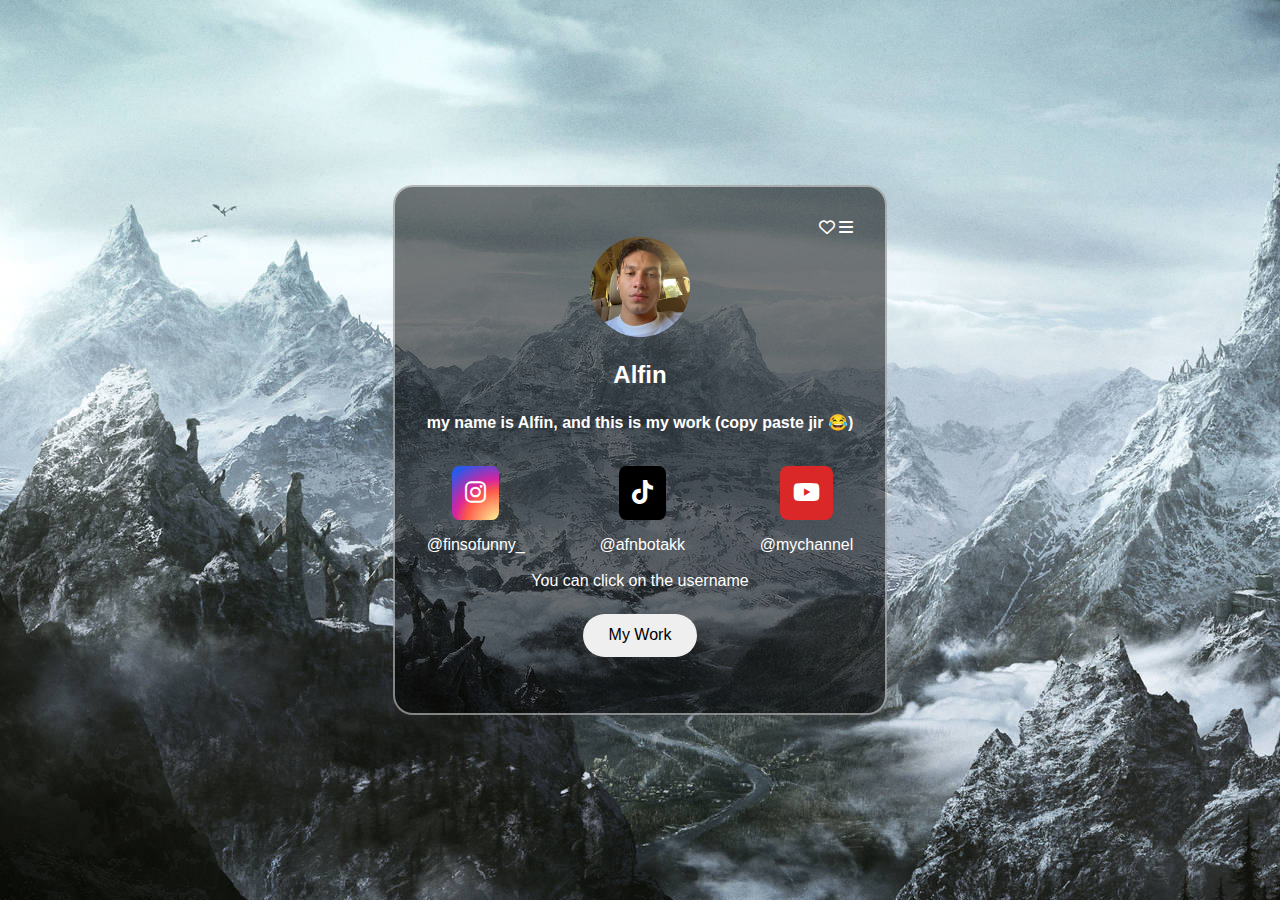
<file: index.html>
<!DOCTYPE html>
 <html lamg="en">
    <head>
        <meta charset="UTF-8">
        <meta name="viemport" content="width=device-widht, intial-scale=1.0"> 
        <title>ID CARD</title>
        <link rel="stylesheet" href="styles.css">
        <link rel="stylesheet" href="https://cdnjs.cloudflare.com/ajax/libs/font-awesome/6.2.1/css/all.min.css">
        <link rel="icon" href="">
    </head>
<body>
    <div class="card-container">
        <div class="card-top-navigation">
            <li><i class="fa-solid ta-arrow-left"></i></li>
            <ul>
                <i id="heart" class="fa-regular fa-heart"></i>
                <i class="fa-solid fa-bars"></i>
            </ul>
        </div>

        <div class="user-image"><img src="pp2.jpg" alt=" "> </div>
        <h2 class="user-name"> Alfin</h2>
        <p class="about-user">
            <b>my name is Alfin, and this is my work (copy paste jir 😂)</b>
        </p>
        <br>    
        <div class="social-container">
            <div class="social-item">
                <li class="instagram">
                    <i class="fa-brands fa-instagram"></i>
                </li>
                <span class="followers"></span>
                <span class="followers"><a href="https://www.instagram.com/finsofunny_/"> @finsofunny_ </a></span>
            </div>

            <div class="social-item">
                <li class="tiktok">
                    <i class="fa-brands fa-tiktok"></i>
                </li>
                <span class="followers"></span>
                <span class="followers"><a href="https://www.tiktok.com/@afnbotakk"> @afnbotakk </a></span>
            </div>

            <div class="social-item">
                <li class="youtube">
                    <i class="fa-brands fa-youtube"></i>
                </li>
                <span class="subscribers"></span>
                <span class="subscribers"><a href=""> @mychannel</a></span>
            </div>
        </div>
        <br>
        <center>You can click on the username</center>
        <button class="about-me" onclick="window.location.href='MyWork/index.html'">My Work</button>
    </div>
    <script src="script.js"></script>
</body>
 </html>
</file>
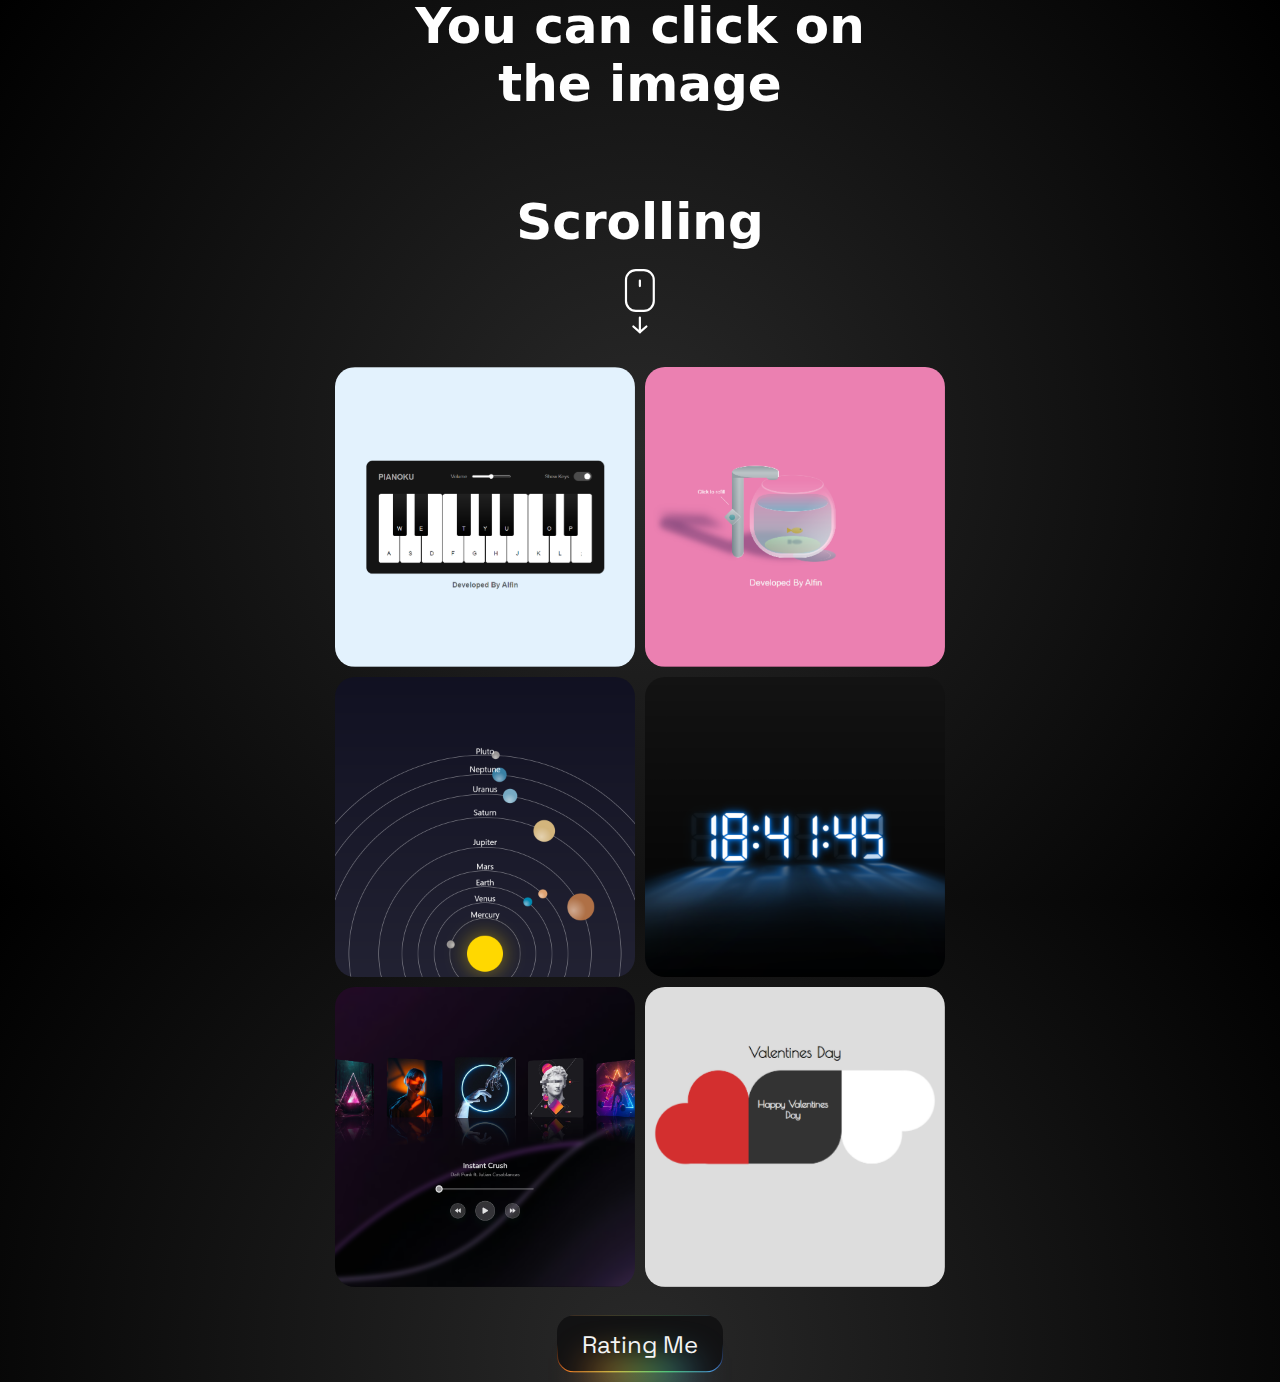
<file: MyWork/index.html>
<!DOCTYPE html>
<html lang="en" >
<head>
  <meta charset="UTF-8">
  <title>MY WORK</title>
  <link rel="stylesheet" href="./style.css">

</head>
<body>
<div class="header">
  <h2>You can click on the image</h2>
  <h2>Scrolling</h2>
  <svg
    class="scroll-icon"
    id="fi_7663989"
    viewBox="0 0 91 91"
    fill="currentColor"
    xmlns="http://www.w3.org/2000/svg"
    data-name="Layer 1"
  >
    <path
      d="m45.33 90a1.5 1.5 0 0 1 -1.5-1.5v-20.3a1.5 1.5 0 0 1 3 0v20.26a1.5 1.5 0 0 1 -1.5 1.54z"
    ></path>
    <path
      d="m45.33 90a1.5 1.5 0 0 1 -1-.38l-9-7.88a1.5 1.5 0 1 1 2-2.25l9 7.88a1.49 1.49 0 0 1 .15 2.11 1.52 1.52 0 0 1 -1.15.52z"
    ></path>
    <path
      d="m45.33 90a1.5 1.5 0 0 1 -1-2.63l9-7.88a1.5 1.5 0 1 1 2 2.25l-9 7.88a1.47 1.47 0 0 1 -1 .38z"
    ></path>
    <path
      d="m50.86 60.73h-11.07a15.13 15.13 0 0 1 -15.11-15.11v-29a15.13 15.13 0 0 1 15.11-15.16h11.07a15.12 15.12 0 0 1 15.14 15.11v29.05a15.12 15.12 0 0 1 -15.14 15.11zm-11.07-56.27a12.12 12.12 0 0 0 -12.11 12.11v29.05a12.13 12.13 0 0 0 12.11 12.11h11.07a12.12 12.12 0 0 0 12.14-12.11v-29a12.12 12.12 0 0 0 -12.14-12.16z"
    ></path>
    <path
      d="m45.33 26.37a1.5 1.5 0 0 1 -1.5-1.5v-7.53a1.5 1.5 0 0 1 3 0v7.53a1.5 1.5 0 0 1 -1.5 1.5z"
    ></path>
  </svg>
</div>
<div class="cards">
  <div class="card">
    <a href="PianoKu/index.html">
    <div class="card__image-wrapper">
      <img class="card__image" src="piano.png" alt="PianoKu"/>
    </div>
    </a>
  </div>

  <div class="card">
    <a href="AkuariumKu/index.html">
    <div class="card__image-wrapper">
      <img class="card__image" src="akuarium.png" alt="akuarium"/>
    </div>
  </a>
  </div>

  <div class="card">
    <a href="SolarSystem/index.html">
    <div class="card__image-wrapper">
      <img class="card__image" src="solarsystem.png" alt="solarsystem"/>
    </div>
    </a>
  </div>

  <div class="card">
    <a href="JamKu/index.html">
    <div class="card__image-wrapper">
      <img class="card__image" src="jam.png" alt="jamku"/>
    </div>
    </a>
  </div>

  <div class="card">
    <a href="MusikKu/index.html">
    <div class="card__image-wrapper">
      <img class="card__image" src="musik.png" alt="musik"/>
    </div>
    </a>
  </div>

  <div class="card">
    <a href="ValentineDay/index.html">
    <div class="card__image-wrapper">
      <img class="card__image" src="valentine.png" alt="valentine"/>
    </div>
    </a>
  </div>
</div>
<div class="space"></div>
  <script  src="./script.js"></script>

</body>
</html>




<!DOCTYPE html>
<html lang="en">
<head>
    <meta charset="UTF-8">
    <meta name="viewport" content="width=device-width, initial-scale=1.0">
    <link rel="stylesheet" href="./buttonstyle.css">
    <title>Fancy Glowing Button</title>
</head>
<body>
<a href="ratingme/index.html">
  <button>Rating Me</button>
</a>
</body>
</html>
</file>
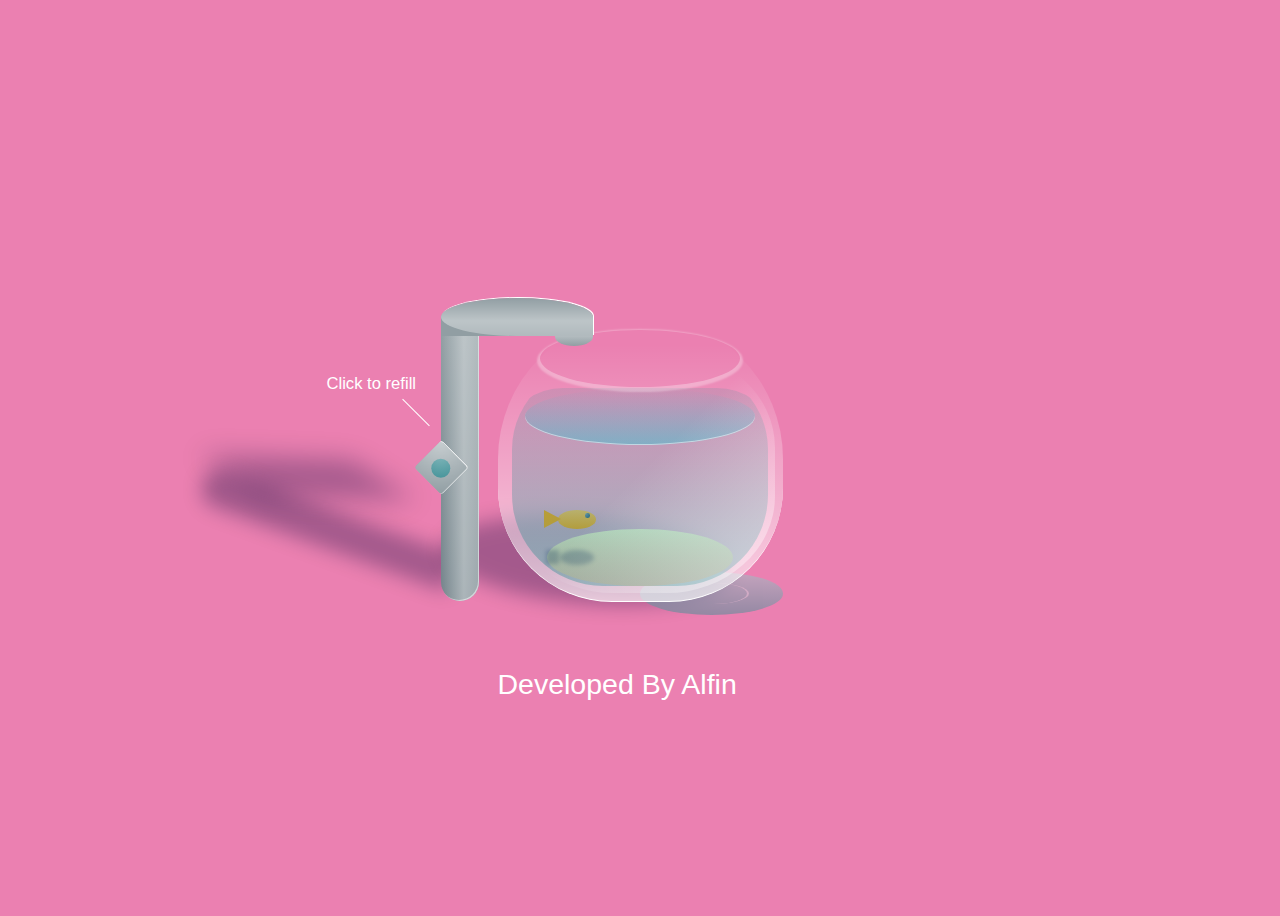
<file: MyWork/AkuariumKu/index.html>
<!DOCTYPE html>
<html lang="en" >
<head>
  <meta charset="UTF-8">
  <title>AkuariumKu</title>
  <link rel="stylesheet" href="./styles.css">

</head>
<body>
<div id="fishbowl" class="fishbowl">
	<div class="fishbowl__pool"></div>
	<div class="fishbowl__background"></div>
	<div class="fishbowl__bottom"></div>
	<div class="fishbowl__decoration">
	<div class="fishbowl_seaweed fishbowl_seaweed--1"></div>
	<div class="fishbowl_seaweed fishbowl_seaweed--2"></div>
	<div class="fishbowl_seaweed fishbowl_seaweed--3"></div>
	</div>
	<div class="fishbowl__water">
		<div id="fish" class="fishbowl__fish">
			<div class="fishbowl__fish-tail"></div>

		</div>
		<div class="fishbowl__water-color"></div>

	</div>
	<div class="fishbowl__top"></div>
	<div id="tap" class="fishbowl__tap">
		<div class="fishbowl__tap-base"></div>
		<div class="fishbowl__tap-handle"></div>
		<div class="fishbowl__tap-stream"></div>
		<div class="fishbowl__tap-end"></div>
		<div class="fishbowl__tap-head"></div>
		<div class="fishbowl__tap-text">Click to refill</div>
	</div>
	<div class="foorer">
		<footer>Developed By Alfin</footer>
	</div>
</div>
  <script  src="./script.js"></script>
</body>
</html>
</file>
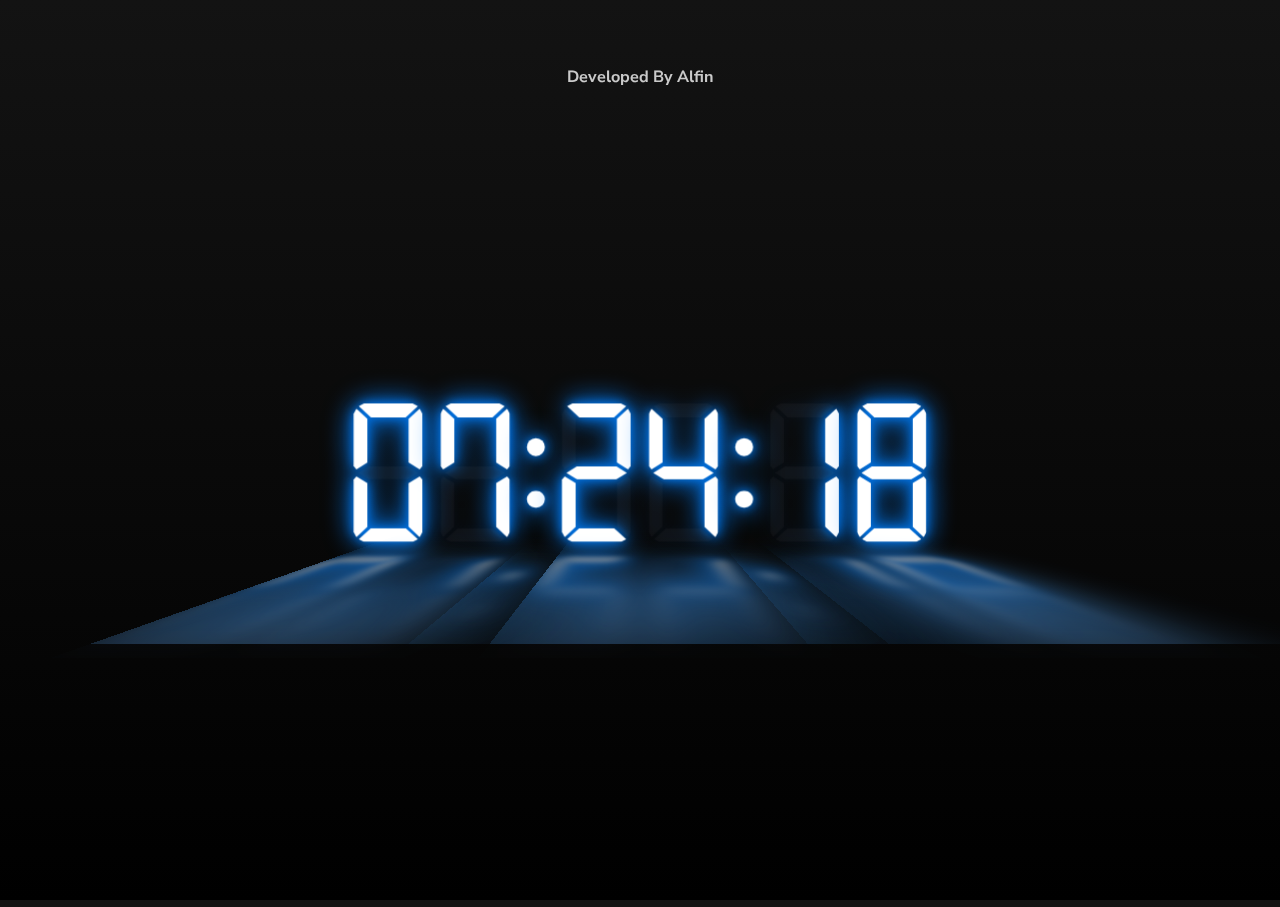
<file: MyWork/JamKu/index.html>
<!DOCTYPE html>
<html lang="en" >
<head>
  <header><h2>Developed By Alfin</h2></header>
  <meta charset="UTF-8">
  <title>JamKu</title>
  <link href="https://fonts.googleapis.com/css2?family=Nunito+Sans:ital,wght@0,300;0,400;0,600;0,700;1,400&display=swap" rel="stylesheet">

<link href="https://assets.codepen.io/2509128/style.css" rel="stylesheet">

<style>
*, *::before, *::after {
  font-family: inherit;
  box-sizing: inherit;
  margin: 0;
  padding: 0;
}

html {
  box-sizing: border-box;
  font-family: 'Nunito Sans', sans-serif;
  font-size: 62.5%;
}

html body {
  font-size: 1.6rem;
  margin: 0;
  height: 100vh;
  overflow: hidden;
  display: flex;
  flex-direction: column;
  align-items: center;
  justify-content: center;
}

ul {
  list-style: none;
}

a, a:link, a:visited {
  text-decoration: none;
}
</style><link rel="stylesheet" href="./style.css">

</head>
<body>
<div class="wrapper">
	<main></main>		
</div>
  <script  src="./script.js"></script>

</body>
</html>
</file>
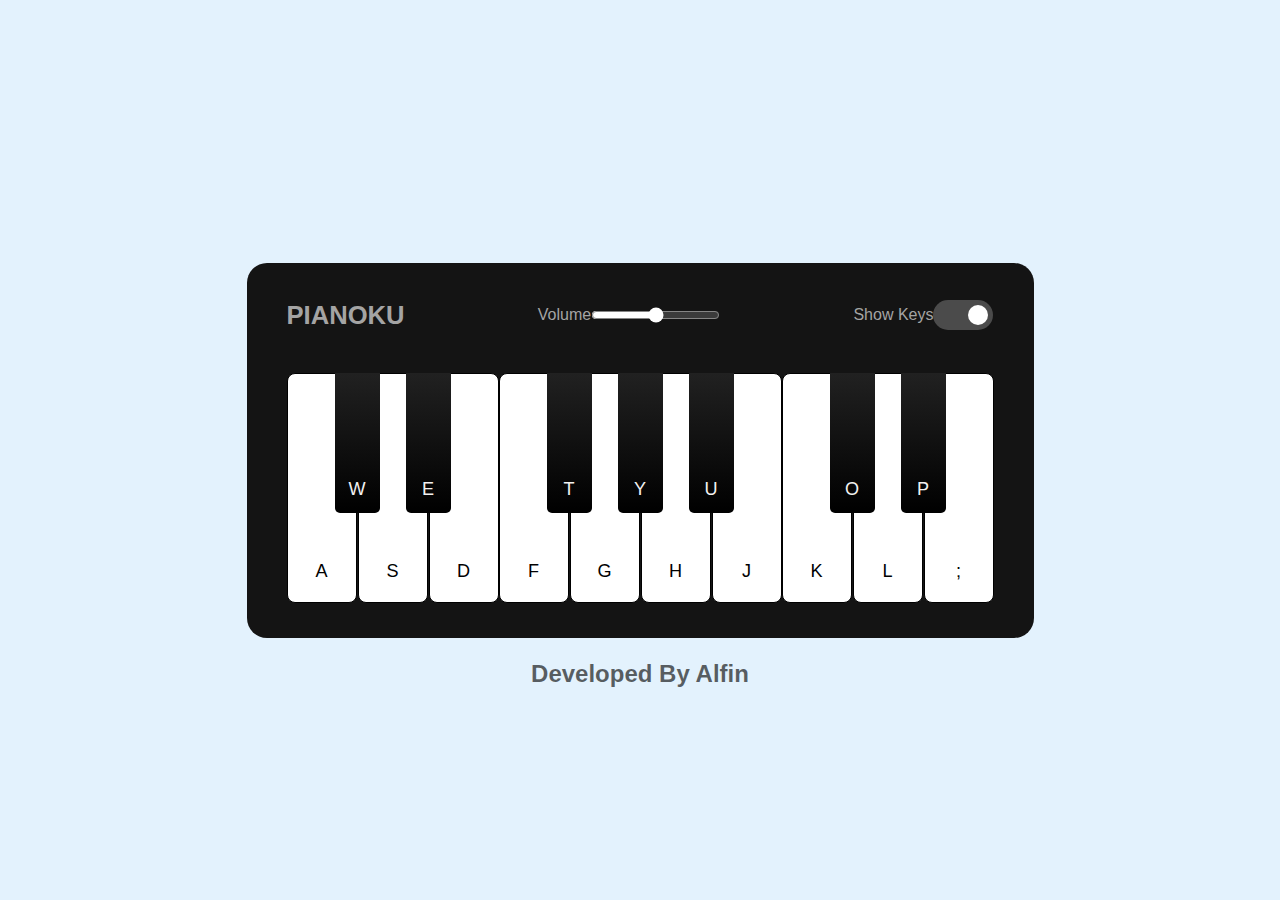
<file: MyWork/PianoKu/index.html>
<!DOCTYPE html>
<head>
    <meta charset="UTF-8">
    <meta name="viemport" content="width=device-widht, intial-scale=1.0"> 
    <title>PIANOKU</title>
    <link rel="stylesheet" href="styles.css">
    <script src="script.js" defer></script>
</head>

<body>
<div class="wrapper">
    <header>
    <h2>PIANOKUㅤ</h2>
    <div class="column volume-slider">
    <span>Volumeㅤ</span><input type="range" min="0" max="1" value="0.5" step="any">
    </div>
    <div class="column keys-checkbox">
    <span>ㅤShow Keysㅤ</span><input type="checkbox" checked>
    </div>
    </header>
<ul class="piano-keys">
    <li class="key white" data-key="a"><span>a</span></li>
    <li class="key black" data-key="w"><span>w</span></li>
    <li class="key white" data-key="s"><span>s</span></li>
    <li class="key black" data-key="e"><span>e</span></li>
    <li class="key white" data-key="d"><span>d</span></li>
    <li class="key white" data-key="f"><span>f</span></li>
    <li class="key black" data-key="t"><span>t</span></li>
    <li class="key white" data-key="g"><span>g</span></li>
    <li class="key black" data-key="y"><span>y</span></li>
    <li class="key white" data-key="h"><span>h</span></li>
    <li class="key black" data-key="u"><span>u</span></li>
    <li class="key white" data-key="j"><span>j</spspan></li>
    <li class="key white" data-key="k"><span>k</sspan></li>
    <li class="key black" data-key="o"><span>o</spapan></li>
    <li class="key white" data-key="l"><span>l</span></li>
    <li class="key black" data-key="p"><span>p</spspan></li>
    <li class="key white" data-key=";"><span>; </span></li>
    </ul>
    </div>
    
</body>
    <footer><h2>Developed By Alfin</h2></footer>
</file>
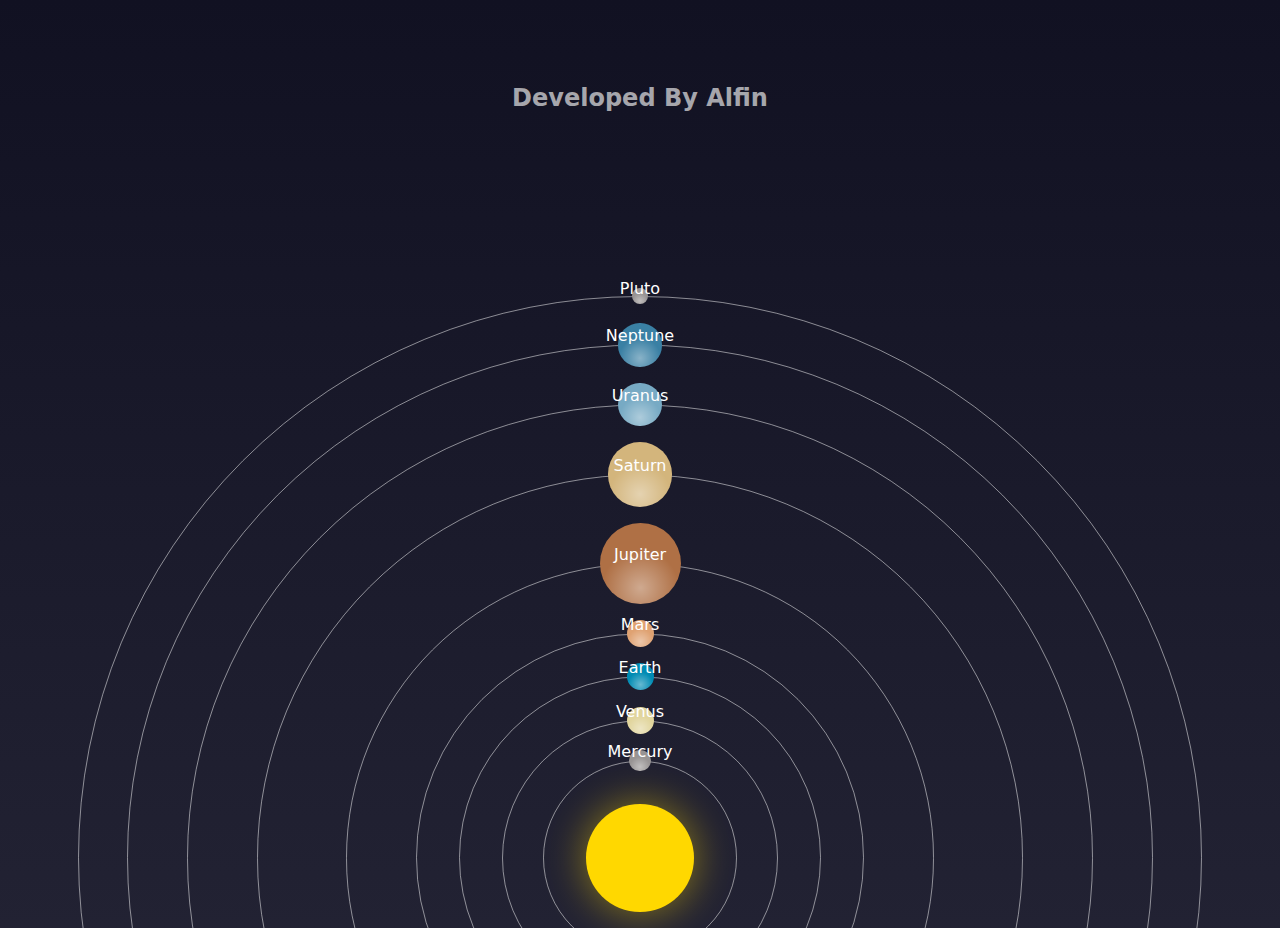
<file: MyWork/SolarSystem/index.html>
<!DOCTYPE html>
<html lang="en">
  <header><h2>Developed By Alfin</h2></header>
<head>
    <meta charset="UTF-8">
    <meta name="viewport" content="width=device-width, initial-scale=1.0">
    <link rel="stylesheet" href="./style.css">
    <title>Solar System</title>
</head>
<body>

  <div class="layout">
    <ol class="solar-system">
      <li class="orbit">
        <div class="label">Sun</div>
        <div class="planet sun"></div>
      </li>
      <li class="orbit">
        <div class="label">Mercury</div>
        <div class="orbit-ring"></div>
        <div class="axis">
          <div class="planet mercury"></div>
        </div>
      </li>
      <li class="orbit">
        <div class="label">Venus</div>
        <div class="orbit-ring"></div>
        <div class="axis">
          <div class="planet venus"></div>
        </div>
      </li>
      <li class="orbit">
        <div class="label">Earth</div>
        <div class="orbit-ring"></div>
        <div class="axis">
          <div class="planet earth"></div>
        </div>
      </li>
      <li class="orbit">
        <div class="label">Mars</div>
        <div class="orbit-ring"></div>
        <div class="axis">
          <div class="planet mars"></div>
        </div>
      </li>
      <li class="orbit">
        <div class="label">Jupiter</div>
        <div class="orbit-ring"></div>
        <div class="axis">
          <div class="planet jupiter"></div>
        </div>
      </li>
      <li class="orbit">
        <div class="label">Saturn</div>
        <div class="orbit-ring"></div>
        <div class="axis">
          <div class="planet saturn"></div>
        </div>
      </li>
      <li class="orbit">
        <div class="label">Uranus</div>
        <div class="orbit-ring"></div>
        <div class="axis">
          <div class="planet uranus"></div>
        </div>
      </li>
      <li class="orbit">
        <div class="label">Neptune</div>
        <div class="orbit-ring"></div>
        <div class="axis">
          <div class="planet neptune"></div>
        </div>
      </li>
      <li class="orbit">
        <div class="label">Pluto</div>
        <div class="orbit-ring"></div>
        <div class="axis">
          <div class="planet pluto"></div>
        </div>
      </li>
    </ol>
  </div> 
</body>
</html>
</file>
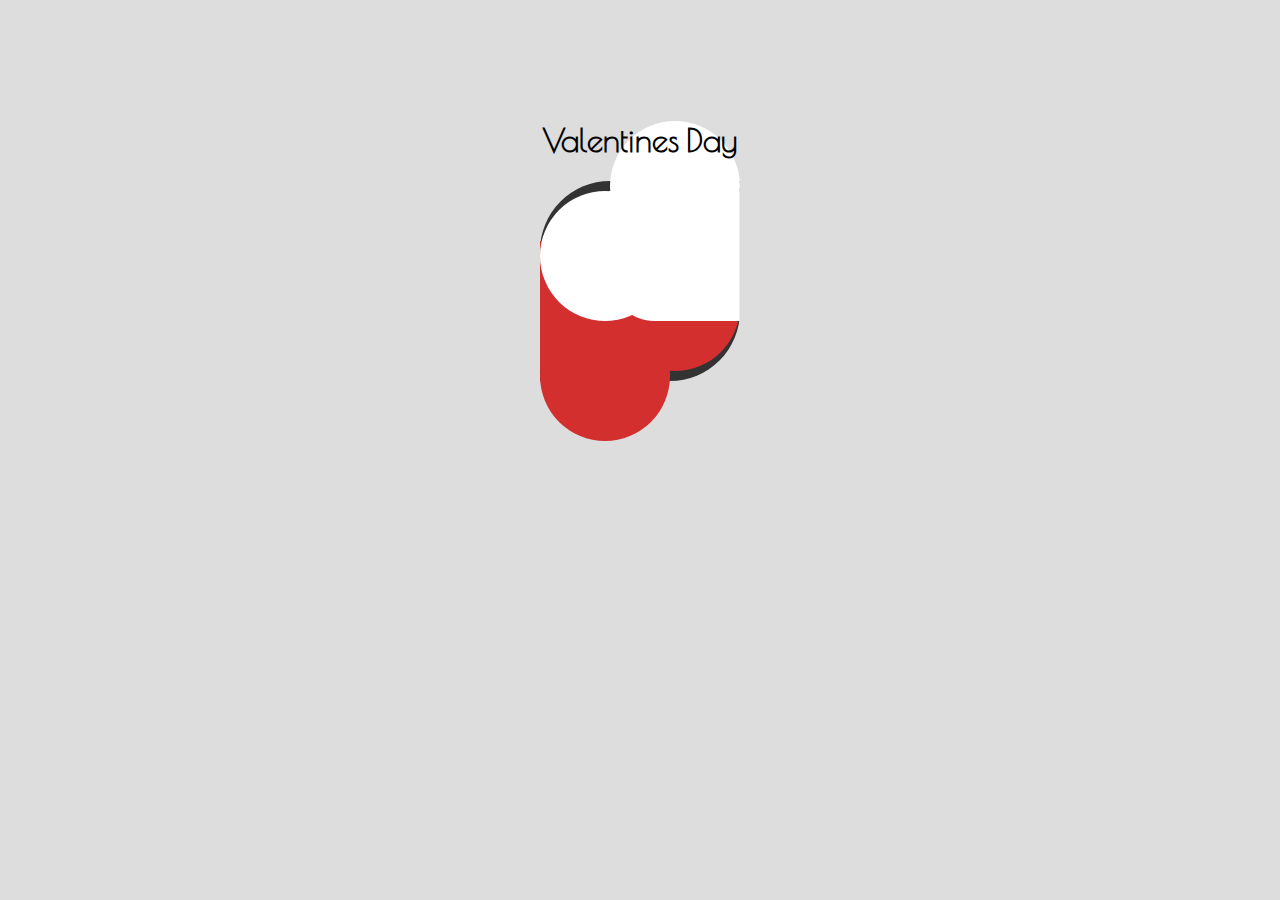
<file: MyWork/ValentineDay/index.html>
<!DOCTYPE html>
<html lang="en" >
<head>
  <meta charset="UTF-8">
  <title>Happu Valentine Day</title>
  <link rel="stylesheet" href="./style.css">

</head>
<body>
<body>  
  <div id="card">
    <center><h1>Valentines Day </h1></center>
    <div class="heart" id="heart1">
      <div id="half1">
        <div id="circle"></div>
        <div id="rec"></div>
      </div>
      <div id="half2">
        <div id="circle"></div>
        <div id="rec"></div>
      </div>
    </div>
    <div id="message">
      <h2>Happy Valentines Day</h2>
    </div>
    <div class="heart" id="heart2">
      <div id="half1">
        <div id="circle"></div>
        <div id="rec"></div>
      </div>
      <div id="half2">
        <div id="circle"></div>
        <div id="rec"></div>
      </div>
    </div>
  </div>
</body>
<!-- partial -->
  
</body>
</html>
</file>
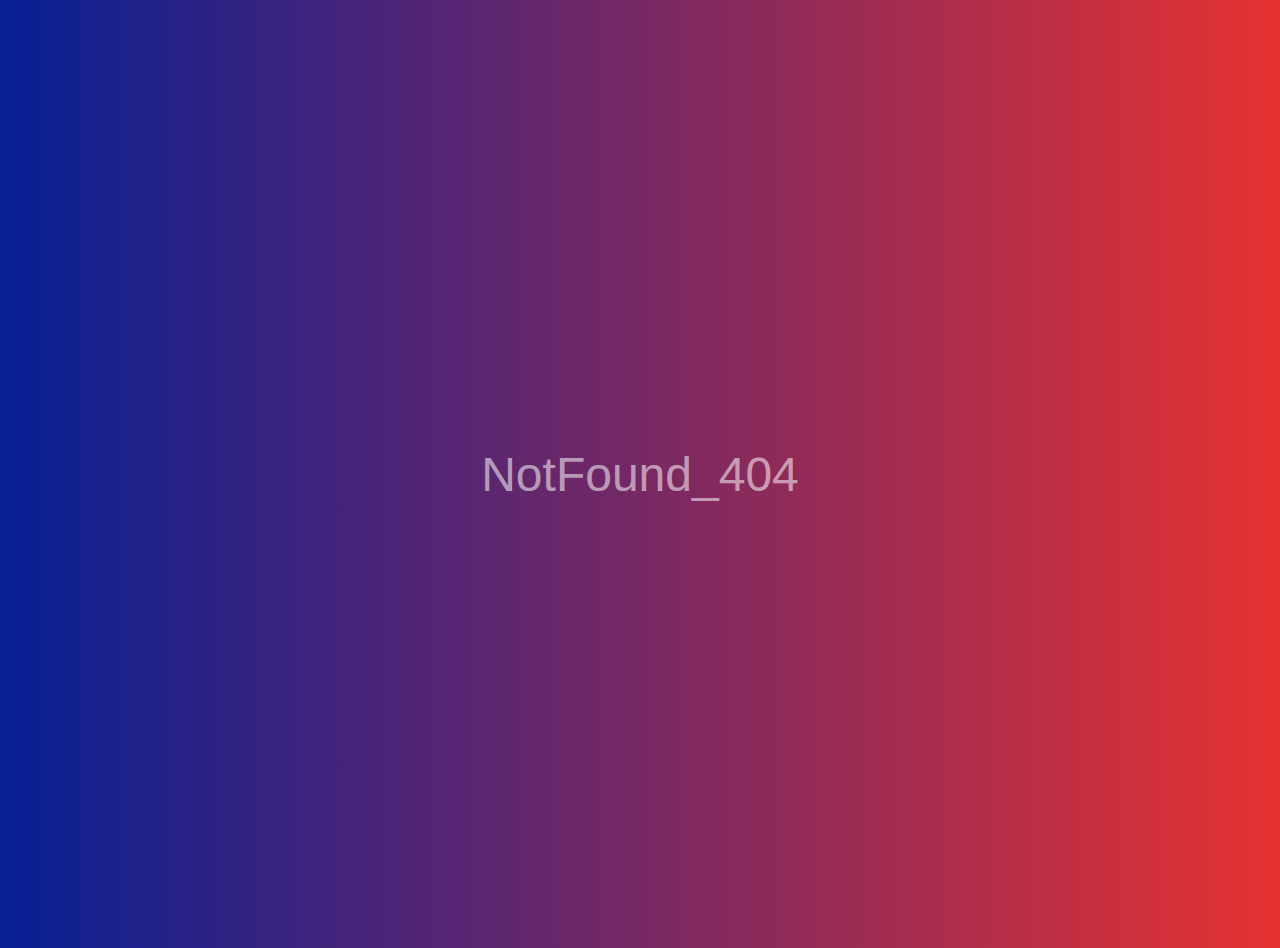
<file: aboutme.html>
<!DOCTYPE html>
<head>
    <meta charset="UTF-8">
    <meta name="viemport" content="width=device-widht, intial-scale=1.0"> 
    <title>NotFound_404</title>
    <link rel="stylesheet" href="styles2.css">
</head>
<body>
            NotFound_404
</body>
</file>
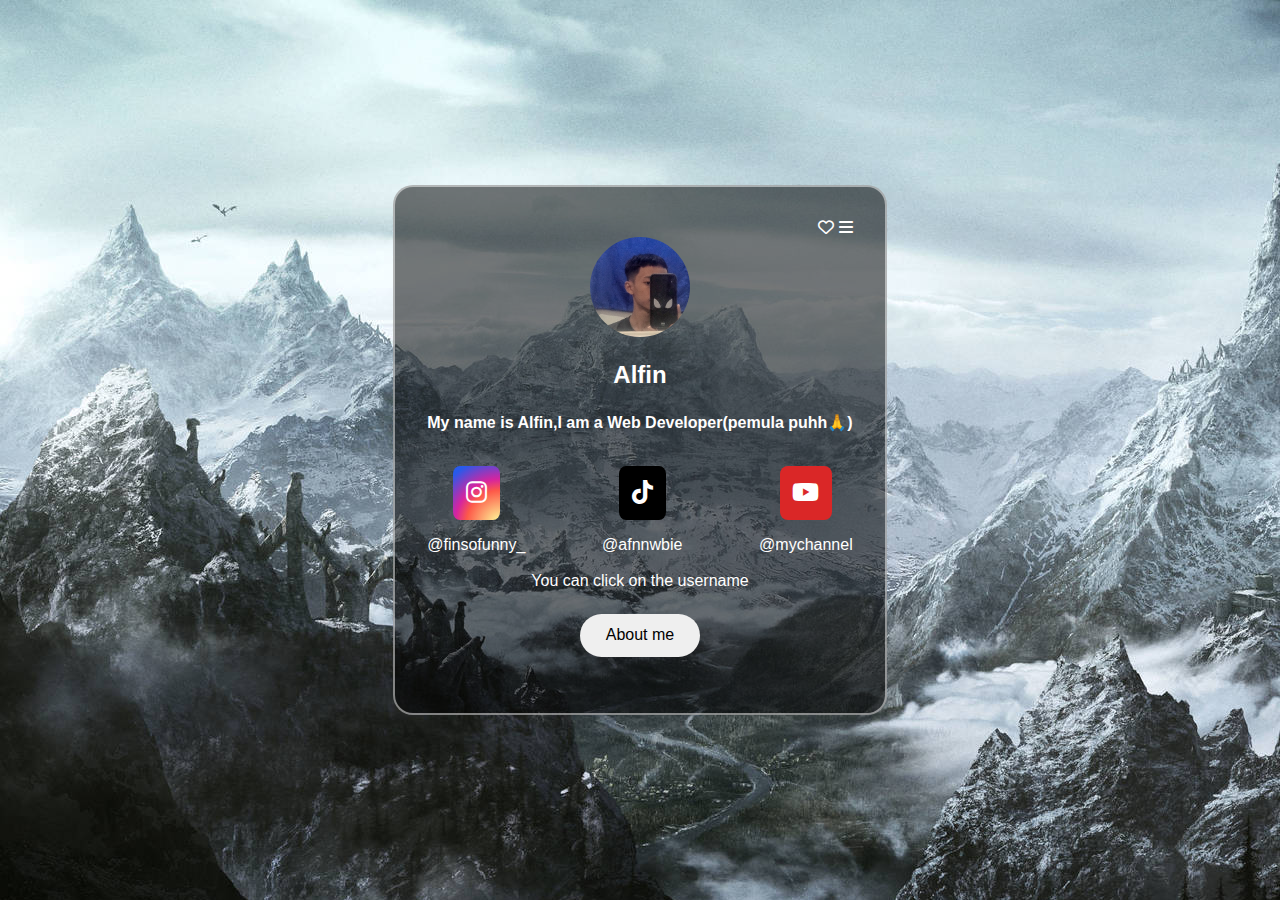
<file: idcardku.html>
<!DOCTYPE html>
 <html lamg="en">
    <head>
        <meta charset="UTF-8">
        <meta name="viemport" content="width=device-widht, intial-scale=1.0"> 
        <title>ID CARD</title>
        <link rel="stylesheet" href="styles.css">
        <link rel="stylesheet" href="https://cdnjs.cloudflare.com/ajax/libs/font-awesome/6.2.1/css/all.min.css">
    </head>
<body>
    <div class="card-container">
        <div class="card-top-navigation">
            <li><i class="fa-solid ta-arrow-left"></i></li>
            <ul>
                <i id="heart" class="fa-regular fa-heart"></i>
                <i class="fa-solid fa-bars"></i>
            </ul>
        </div>

        <div class="user-image"><img src="pp.jpg" alt=" "> </div>
        <h2 class="user-name"> Alfin</h2>
        <p class="about-user">
            <b>My name is Alfin,I am a Web Developer(pemula puhh🙏)</b>
        </p>
        <br>
        <div class="social-container">
            <div class="social-item">
                <li class="instagram">
                    <i class="fa-brands fa-instagram"></i>
                </li>
                <span class="followers"></span>
                <span class="followers"><a href="https://www.instagram.com/finsofunny_/"> @finsofunny_ </a></span>
            </div>

            <div class="social-item">
                <li class="tiktok">
                    <i class="fa-brands fa-tiktok"></i>
                </li>
                <span class="followers"></span>
                <span class="followers"><a href="https://www.tiktok.com/@afnnewbie?_t=8okZlWhJAQr&_r=1"> @afnnwbie </a></span>
            </div>

            <div class="social-item">
                <li class="youtube">
                    <i class="fa-brands fa-youtube"></i>
                </li>
                <span class="subscribers"></span>
                <span class="subscribers"><a href=""> @mychannel</a></span>
            </div>
        </div>
        <br>
        <center>You can click on the username</center>
        <button class="about-me" onclick="window.location.href='aboutme.html'">About me</button>
    </div>
    <script src="script.js"></script>
</body>
 </html>
</file>
<file: styles.css>
* {
    margin:0;
    padding:0;
    box-sizing: border-box;
 }

 body {
    font-family: "Poppins", sans-serif;
    width: 100%;
    height: 100vh;
    display: flex;
    justify-content: center;
    padding: 1rem;
    align-items: center;
    background-image: url(img.jpg) ;
 }

 .card-container {
    background-color: rgba(0, 0, 0, 0.533);
    color: rgb(255, 254, 254);
    padding: 2rem;
    width: auto;
    margin: 0.5rem;
    border-radius: 20px;
    border: 2px solid rgba(255, 255, 255, 0.486);
 }

 .card-top-navigation {
    display: flex;
    justify-content: space-between;
 }

 .card-top-navigation li,
 .card-top-navigation ul {
    list-style: none;
    font-size: 1rem;
 }

 .card-top-navigation ul li {
    margin-left: 10px;
 }

 .user-image {
    position: relative;
    width: 100px;
    height: 100px;
    margin: 0 auto;
 }

 .user-image img {
    background-color: #5b3eff;
    border-radius: 50%;
    position: absolute;
    top: 0;
    left: 0;
    width: 100%;
 }

.user-name,
.about-user {
    text-align:  center;
    margin-top: 1.5rem;
}

.user-name {
    font-size: 1.5rem;
}

.about-me {
    margin: 1.5rem auto;
    display: block;
    border: none;
    padding: 0.8rem 1.6rem;
    border-radius: 25px;
    font-size: 1rem;
    cursor: pointer;
}

.about-me:hover{
    background: radial-gradient(
        circle at 100% 10%,  rgba(77, 77, 77, 0.363),  rgba(77, 77, 77, 0.363));
        color: white;
}

.social-container {
    display: flex;
    justify-content: space-between;
    align-items: center;
    flex-wrap: wrap;
}

.social-item {
    display: flex;
    align-items: center;
    justify-items: center;
    flex-direction: column;
    margin-top: 1rem;
}

.social-item li {
    list-style: none;
    padding: 0.8rem;
    border-radius: 15%;
}

.social-item a {
    text-decoration: none;
    color: white;
}

.instagram {
    background: radial-gradient(
        circle at 100% 107%, #fdf497 0%, #fdf497 5%,#fd5949 45%, #d6249f 60%, #285aeb 90%);
}

.tiktok {
    background-color: #000000;
}

.youtube {
    background-color: rgb(218, 39, 39);
}
.social-item li {
    font-size: 1.5rem;
}
.social-item span {
    margin-top: 0.5rem; 
}
</file>
<file: MyWork/style.css>
body {
  padding: 0 20px;
  margin: 0;
  display: flex;
  flex-direction: column;
  align-items: center;
  justify-content: center;
  background: rgb(255, 255, 255);
  background: radial-gradient(
    circle,
    hsl(0, 0%, 16%) 0%,
    rgb(0, 0, 0) 100%);
    transform: translateY(20%);
}

.cards {
  display: grid;
  grid-template-columns: 300px 300px;
  gap: 10px;
}

.card {
  width: 100%;
  aspect-ratio: 1;
  overflow: hidden;
  border-radius: 20px;
}

.card__image-wrapper {
  height: 100%;
  will-change: transform;
}

.card__image {
  width: 100%;
  height: 100%;
  object-fit: cover;
}

.header {
  height: 50vh;
  min-height: 450px;
  display: flex;
  flex-direction: column;
  align-items: center;
}

.scroll-icon {
  width: 100px;
  color: rgb(255, 255, 255);
  margin-top: 50px;
  transform: translateY(-50%);
}

h2 {
  font-family: Inter, system-ui, Avenir, Helvetica, Arial, sans-serif;
  font-size: 50px;
  text-align: center;
  color: rgb(255, 255, 255);
  max-width: 500px;
  margin: 80px 0 0;
}

.space {
  height: 40vh;
}

@media (max-width: 500px) {
  .cards {
    width: 100%;
    display: grid;
    grid-template-columns: 1fr;
    gap: 10px;
  }

  h2 {
    font-size: 38px;
  }

  .scroll-icon {
    width: 100px;
  }

  body {
    background: radial-gradient(
      circle,
      hsl(230, 20%, 70%) 50%,
      rgba(239, 239, 244, 1) 100%
    );
  }
}
</file>
<file: MyWork/buttonstyle.css>
@import url('https://fonts.googleapis.com/css?family=Space%20Grotesk:700|Space%20Grotesk:400');

:root {
  --m: 1.5rem;
  --red: #FF6565;
  --pink: #FF64F9;
  --purple: #6B5FFF;
  --blue: #4D8AFF;
  --green: #5BFF89;
  --yellow: #FFEE55;
  --orange: #FF6D1B;
  
}

body {
  background-color: #141516;
  display: flex;
  flex-direction: column;
  justify-content: center;
  align-items: center;
  height: 100vh;
  margin: 0;
}

button {
  transform: translateY(50%);
  border: calc(0.08 * var(--m)) solid transparent;
  position: relative;
  color: #F3F3F3;
  font-family: 'Space Grotesk';
  font-size: var(--m);
  border-radius: calc(0.7 * var(--m));
  padding: calc(0.5 * var(--m)) calc(1 * var(--m));
  display: flex;
  justify-content: center;
  cursor: pointer;
  background:linear-gradient(#121213, #121213), linear-gradient(#121213 50%, rgba(18, 18, 19, 0.6) 80%, rgba(18, 18, 19, 0)),  linear-gradient(90deg, var(--orange), var(--yellow), var(--green), var(--blue), var(--purple), var(--pink), var(--red));
  background-origin: border-box;
  background-clip: padding-box, border-box, border-box;
  background-size: 200%;
  animation: animate 2s infinite linear;
}

button::before {
  content: '';
  background: linear-gradient(90deg, var(--orange), var(--yellow), var(--green), var(--blue), var(--purple), var(--pink), var(--red));
  height: 30%;
  width: 60%;
  position: absolute;
  bottom: -20%;
  z-index: -5;
  background-size: 200%;
  animation: animate 2s infinite linear;
  filter: blur(calc(0.8 * var(--m)));
}

button:hover, button:hover::before {
  animation: animate 0.5s infinite linear;
}

@keyframes animate {
  0% {background-position: 0}
  100% {background-position: 200%}
}

@media screen and (max-width: 1000px) {
  :root {
    --m: 2rem;
  }
}

a {
    text-decoration: none;
}
</file>
<file: MyWork/AkuariumKu/styles.css>
html {
    font-size: 5vh;
  }
  @media screen and (min-height: 400px) {
    html {
      font-size: 19px;
    }
  }
  
  body {
    font-family: 'Poppins', sans-serif;
    display: flex;
    justify-content: center;
    align-items: center;
    height: 100vh;
    background-color: #eb80b1;
  }
  
  @keyframes swimming {
    0%, 100% {
      transform: translateX(0);
    }
    22.5% {
      transform: translateX(2.5rem) skewY(-5deg);
    }
    45% {
      transform: translateX(6rem) translateY(-1rem) skewY(5deg);
    }
    55% {
      transform: translateX(5rem) translateY(-0.5rem) scaleX(-1);
    }
    95% {
      transform: translateX(0) scaleX(-1) skewY(10deg);
    }
  }
  @keyframes dead {
    0%, 100% {
      transform: translateX(2.5rem);
    }
    22.5% {
      transform: translateX(2.5rem) translateY(-1rem) skewY(-5deg);
    }
    45% {
      transform: translateX(2.5rem) skewY(5deg);
    }
    55% {
      transform: translateX(2.5rem) translateY(-1rem) skewY(-5deg);
    }
    95% {
      transform: translateX(2.5rem) skewY(5deg);
    }
  }
  .fishbowl {
    position: relative;
    width: 15rem;
    height: 15rem;
  }
  .fishbowl__background {
    position: relative;
    width: 100%;
    height: 100%;
    border-radius: 50% 50% 40% 40%;
    background: linear-gradient(transparent 10%, #FFF 150%);
    border-bottom: 1px solid #FFF;
  }
  .fishbowl:before {
    content: "";
    position: absolute;
    bottom: 9.5rem;
    left: 2rem;
    width: 100%;
    height: 30%;
    border-radius: 50%;
    box-shadow: -4rem 10rem 1rem 0 rgba(0, 0, 56, 0.3);
    transform: rotate(5deg);
  }
  .fishbowl:after {
    content: "";
    position: absolute;
    top: 12.5%;
    left: 2.5%;
    width: 95%;
    height: 85%;
    border-radius: 40%;
    background: linear-gradient(135deg, transparent 50%, #FFF 150%);
  }
  .fishbowl__bottom {
    position: absolute;
    bottom: 5%;
    left: 17.5%;
    width: 65%;
    height: 20%;
    border-radius: 50%;
    background: linear-gradient(#F5FCCD, #ff7d66 200%);
  }
  .fishbowl__decoration {
    position: absolute;
    top: 20%;
    left: 5%;
    width: 90%;
    height: 75%;
  }
  .fishbowl__seaweed {
    position: absolute;
    width: 0;
    height: 0;
    border-left: 0.5rem solid transparent;
    border-right: 0.5rem solid transparent;
    border-bottom: 5rem solid #80c0a1;
  }
  .fishbowl__seaweed--1 {
    bottom: 15%;
    right: 20%;
    border-bottom: 5rem solid #80c0a1;
  }
  .fishbowl__seaweed--2 {
    bottom: 10%;
    right: 30%;
    border-bottom: 8rem solid #80c0a1;
  }
  .fishbowl__seaweed--3 {
    bottom: 15%;
    right: 40%;
    border-bottom: 6rem solid #80c0a1;
  }
  .fishbowl__water {
    position: absolute;
    bottom: 5%;
    left: 5%;
    width: 90%;
    height: 80%;
    border-radius: 40% 40% 4.8rem 4.8rem;
    transition: height 0.3s ease;
    overflow: hidden;
  }
  .fishbowl__water-color {
    position: absolute;
    bottom: 0;
    left: 0;
    width: 100%;
    height: calc(1% * var(--filling, 90));
    background: linear-gradient(transparent -50%, #419197 250%);
    border-radius: 20% 20% 4rem 4rem;
    transition: height 0.5s linear;
  }
  .fishbowl__water-color:after {
    content: "";
    position: absolute;
    top: 0;
    left: 5%;
    width: 90%;
    height: 3rem;
    border-radius: 50%;
    background: linear-gradient(transparent 0%, #20cad6 250%);
    box-shadow: inset 0 -1px 0 0 rgba(255, 255, 255, 0.5);
  }
  .fishbowl__top {
    position: absolute;
    top: 5%;
    left: 15%;
    width: 70%;
    height: 20%;
    border-radius: 50%;
    box-shadow: 0 2px 2px 3px rgba(255, 255, 255, 0.3);
  }
  .fishbowl__fish {
    position: absolute;
    bottom: 25%;
    left: 18%;
    width: 2rem;
    height: 1rem;
    border-radius: 50%;
    background: linear-gradient(#FFF -200%, orange);
    box-shadow: 0 2rem 4px -2px rgba(0, 0, 56, 0.3);
    transition-property: bottom, transform, box-shadow;
    transition-duration: 1s;
    transition-timing-function: ease;
    animation: swimming;
    animation-duration: 5s;
    animation-iteration-count: infinite;
    animation-fill-mode: forwards;
  }
  .fishbowl__fish:after {
    content: "";
    position: absolute;
    top: 15%;
    right: 15%;
    width: 0.25rem;
    height: 0.25rem;
    border-radius: 50%;
    background: radial-gradient(circle at 0 0, #FFF -100%, #12486B);
    transition: height 0.5s ease;
  }
  .fishbowl__fish--dying {
    bottom: 10%;
    box-shadow: 0 1rem 4px -2px rgba(0, 0, 56, 0.3);
  }
  .fishbowl_fish--dying .fishbowl_fish-tail {
    box-shadow: 0 1rem 4px -2px rgba(0, 0, 56, 0.3);
  }
  .fishbowl__fish--dead {
    animation: dead;
    animation-duration: 2s;
    animation-iteration-count: 2;
    animation-fill-mode: forwards;
    box-shadow: none;
  }
  .fishbowl_fish--dead .fishbowl_fish-tail {
    box-shadow: none;
  }
  .fishbowl__fish--dead:after {
    height: 0.125rem;
  }
  .fishbowl__fish--floating {
    bottom: max(calc(var(--filling, 0) * 1% - 15%), 10%);
    transform: translateX(2.5rem);
    animation: none;
    box-shadow: none;
  }
  .fishbowl__fish--floating:after {
    height: 2px;
  }
  .fishbowl_fish--floating .fishbowl_fish-tail {
    box-shadow: none;
  }
  .fishbowl__fish-tail {
    position: absolute;
    top: 0;
    left: -0.75rem;
    width: 0;
    height: 0;
    border-top: 0.5rem solid transparent;
    border-bottom: 0.5rem solid transparent;
    border-left: 0.94rem solid orange;
    box-shadow: 0 2rem 4px -2px rgba(0, 0, 56, 0.3);
    transition: box-shadow 1s ease;
  }
  .fishbowl__pool {
    position: absolute;
    right: 0;
    bottom: -5%;
    width: 50%;
    height: 15%;
    border-radius: 50%;
    background: linear-gradient(#FFF -100%, #419197);
    opacity: 0.5;
  }
  .fishbowl__pool:after {
    content: "";
    position: absolute;
    top: 25%;
    left: 25%;
    width: 50%;
    height: 50%;
    border-right: 2px solid #FFF;
    border-radius: 50%;
    animation: wave;
    animation-duration: 3s;
    animation-iteration-count: infinite;
    opacity: 0.5;
  }
  @keyframes wave {
    from {
      top: 25%;
      left: 25%;
      width: 50%;
      height: 50%;
    }
    to {
      top: 10%;
      left: 10%;
      width: 80%;
      height: 80%;
    }
  }
  .fishbowl__tap {
    position: absolute;
    bottom: 0;
    left: -3rem;
    width: 12rem;
    height: 15.9rem;
    cursor: pointer;
  }
  .fishbowl_tap--active .fishbowl_tap-stream {
    animation: stream;
    animation-duration: 0.5s;
  }
  @keyframes stream {
    0% {
      height: 0;
    }
    50% {
      top: 2rem;
      height: calc(14rem - var(--filling) * 0.1rem);
    }
    100% {
      top: calc(2rem + 14rem - var(--filling) * 0.1rem);
      height: 0;
    }
  }
  .fishbowl_tap--active .fishbowl_tap-handle {
    animation: handle;
    animation-duration: 0.5s;
  }
  @keyframes handle {
    from {
      transform: rotate(45deg);
    }
    to {
      transform: rotate(405deg);
    }
  }
  .fishbowl__tap-base {
    position: absolute;
    bottom: 0;
    left: 0;
    width: 2rem;
    height: 14rem;
    border-radius: 0 0 1.2rem 1.2rem;
    box-shadow: inset -1px -1px 0 0px rgba(255, 255, 255, 0.5);
    background: linear-gradient(#919ea3, #66777F 150%);
  }
  .fishbowl__tap-base:before {
    content: "";
    position: absolute;
    z-index: -1;
    bottom: 4rem;
    right: 15rem;
    width: 100%;
    height: 100%;
    border-radius: 1rem 1rem 0 0;
    box-shadow: -4rem 10rem 1rem 0 rgba(0, 0, 56, 0.3);
    transform: rotate(-70deg);
  }
  .fishbowl__tap-base:after {
    content: "";
    position: absolute;
    bottom: 0;
    left: 0;
    width: 100%;
    height: 100%;
    background: linear-gradient(90deg, transparent, rgba(255, 255, 255, 0.4) 60%, transparent 200%);
    border-radius: 0 0 1.2rem 1.2rem;
  }
  .fishbowl__tap-handle {
    position: absolute;
    left: -1rem;
    bottom: 6rem;
    width: 2rem;
    height: 2rem;
    border-radius: 0.2rem;
    border-top: 1px solid #FFF;
    border-right: 1px solid rgba(255, 255, 255, 0.5);
    background: radial-gradient(circle at 0 0, #FFF -100%, #919ea3);
    transform: rotate(45deg);
  }
  .fishbowl__tap-handle:after {
    content: "";
    position: absolute;
    top: 0.5rem;
    left: 0.5rem;
    width: 1rem;
    height: 1rem;
    border-radius: 50%;
    background: radial-gradient(circle at 0 0, #FFF -200%, #419197);
  }
  .fishbowl__tap-stream {
    position: absolute;
    top: 2rem;
    left: 6.25rem;
    width: 1.5rem;
    height: 0;
    background: linear-gradient(#FFF -100%, #419197);
    border-radius: 1rem;
    opacity: 0.3;
  }
  .fishbowl__tap-head {
    position: absolute;
    top: 0;
    left: 0;
    width: 4rem;
    height: 0rem;
    border-radius: 50% 50% 0 0;
    border-top: 2rem solid #919ea3;
    border-left: 2rem solid #919ea3;
    border-right: 2rem solid #919ea3;
    box-shadow: 1px -1px 0 0 #FFF;
  }
  .fishbowl__tap-head:before {
    content: "";
    position: absolute;
    z-index: -1;
    bottom: 3rem;
    right: 23rem;
    width: 150%;
    height: 200%;
    box-shadow: -4rem 10rem 1rem 1rem rgba(0, 0, 56, 0.3);
    transform: rotate(2deg) skewX(60deg);
  }
  .fishbowl__tap-head:after {
    content: "";
    position: absolute;
    top: -2rem;
    left: -2rem;
    width: 8rem;
    height: 2rem;
    background: linear-gradient(transparent, rgba(255, 255, 255, 0.4) 60%, transparent 200%);
    border-radius: 50% 50% 0 50%;
  }
  .fishbowl__tap-end {
    position: absolute;
    left: 6rem;
    top: 1.5rem;
    width: 2rem;
    height: 1rem;
    border-radius: 50%;
    background: linear-gradient(#FFF -70%, #919ea3);
  }
  .fishbowl__tap-text {
    position: absolute;
    top: 4rem;
    left: -6rem;
    color: #FFF;
    font-family: "Arial", sans-serif;
    font-size: 0.875rem;
  }
  .fishbowl__tap-text:after {
    content: "";
    position: absolute;
    bottom: -1rem;
    right: -1rem;
    width: 2rem;
    height: 1px;
    background-color: #FFF;
    transform: rotate(45deg);
  }
  @media screen and (max-width: 420px) {
    .fishbowl {
      left: 13%;
    }
    .fishbowl__tap-text {
      width: 2rem;
      top: 1rem;
      left: -3.5rem;
    }
  }

  footer {
    font-size: 1.5rem;
    color: #ffffff;
    align-items: center;
    justify-content: center;
    transform: translateY(200%);
  }
</file>
<file: MyWork/JamKu/style.css>
html {
  font-size: 0.75vmin;
}

header {
  color: #ffffffc7;
  align-items: center;
  justify-content: center;
  display: flex;
  transform: translateY(300%);
}

body {
  background-image: linear-gradient(to bottom, #131313, #000);
  perspective: 45rem;
  transform-style: preserve-3d;
}

.wrapper {
  -webkit-animation: camera-rotate 40s ease-in-out forwards infinite;
          animation: camera-rotate 40s ease-in-out forwards infinite;
  width: 100%;
  height: 100%;
  transform-style: preserve-3d;
}

main {
  --s: 100%;
  --l: 50%;
  display: flex;
  color: hsl(210deg, var(--s), var(--l));
  gap: 1rem;
  width: 100%;
  height: 100%;
  position: relative;
  align-items: center;
  justify-content: center;
  animation-composition: add;
  -webkit-animation: camera-pan 30s linear forwards infinite;
          animation: camera-pan 30s linear forwards infinite;
  translate: 0rem 1rem 10rem;
  transform-style: preserve-3d;
}
main .digits {
  transform-style: preserve-3d;
}
main .digits .group {
  display: flex;
  gap: 2rem;
}
main .digits .group .digit {
  position: relative;
  height: 16rem;
  aspect-ratio: 1/2;
  filter: drop-shadow(0px 0px 4px currentColor) drop-shadow(0px 0px 10px currentColor);
}
main .digits .group .digit span {
  --act: 0;
  --signX: 1;
  --signY: 1;
  position: absolute;
  background-color: white;
  transition: all 0.3s cubic-bezier(0.17, 0.67, 0.5, 1.15);
  opacity: calc(0.03 + 0.97 * var(--act));
  animation-composition: add;
  transform: scale(var(--signX), var(--signY));
}
main .digits .group .digit span.end {
  -webkit-clip-path: polygon(15% 0%, 7.5% 20%, 25% 100%, 75% 100%, 92.5% 20%, 85% 0%);
          clip-path: polygon(15% 0%, 7.5% 20%, 25% 100%, 75% 100%, 92.5% 20%, 85% 0%);
  width: 100%;
  height: 10%;
}
main .digits .group .digit span.end.top {
  top: 0;
}
main .digits .group .digit span.end.bottom {
  top: initial;
  bottom: 0;
  --signY: -1;
}
main .digits .group .digit span.side {
  -webkit-clip-path: polygon(0% 15%, 20% 7.5%, 100% 22.5%, 100% 85%, 20% 95%, 0% 90%);
          clip-path: polygon(0% 15%, 20% 7.5%, 100% 22.5%, 100% 85%, 20% 95%, 0% 90%);
  height: 50%;
  width: 20%;
}
main .digits .group .digit span.side.left {
  top: 0;
  left: 0;
}
main .digits .group .digit span.side.left.bottom {
  top: initial;
  bottom: 0;
  --signY: -1;
}
main .digits .group .digit span.side.right {
  top: 0;
  left: initial;
  right: 0;
  --signX: -1;
}
main .digits .group .digit span.side.right.bottom {
  top: initial;
  --signY: -1;
  bottom: 0;
}
main .digits .group .digit span.middle {
  -webkit-clip-path: polygon(22.5% 0%, 6.5% 50%, 22.5% 100%, 77.5% 100%, 93.5% 50%, 77.5% 0%);
          clip-path: polygon(22.5% 0%, 6.5% 50%, 22.5% 100%, 77.5% 100%, 93.5% 50%, 77.5% 0%);
  top: 45%;
  height: 10%;
  width: 100%;
}
main .digits .group .digit[data-digit="0"] :not(.middle) {
  --act: 1;
}
main .digits .group .digit[data-digit="1"] .right {
  --act: 1;
}
main .digits .group .digit[data-digit="2"] :not(.top.left, .bottom.right) {
  --act: 1;
}
main .digits .group .digit[data-digit="3"] :not(.left) {
  --act: 1;
}
main .digits .group .digit[data-digit="4"] :not(.end, .bottom.left) {
  --act: 1;
}
main .digits .group .digit[data-digit="5"] :not(.top.right, .bottom.left) {
  --act: 1;
}
main .digits .group .digit[data-digit="6"] :not(.top.right) {
  --act: 1;
}
main .digits .group .digit[data-digit="7"] .top, main .digits .group .digit[data-digit="7"] .right {
  --act: 1;
}
main .digits .group .digit[data-digit="8"] > * {
  --act: 1;
}
main .digits .group .digit[data-digit="9"] :not(.bottom.left) {
  --act: 1;
}
main .colon-group {
  transform-style: preserve-3d;
}
main .colon-group .colon span {
  display: flex;
  height: 16rem;
  flex-direction: column;
  justify-content: space-evenly;
  width: 4rem;
  align-items: center;
  filter: drop-shadow(0px 0px 4px currentColor) drop-shadow(0px 0px 10px currentColor);
}
main .colon-group .colon span::before, main .colon-group .colon span::after {
  content: "";
  display: block;
  width: 2rem;
  aspect-ratio: 1/1;
  background-color: white;
  border-radius: 2rem;
}
main .shadow {
  top: 0;
  position: absolute;
  transform-origin: bottom center;
  transform: translateY(1rem) translateZ(2rem) rotateX(-90.1deg);
}
main .shadow .digit span {
  opacity: var(--act);
}
main .shadow.shadow1 {
  opacity: 0.5;
  filter: drop-shadow(0px 0px 4px currentColor) drop-shadow(0px 0px 10px currentColor) blur(4rem);
}
main .shadow.shadow1 > span, main .shadow.shadow1 .digit {
  -webkit-mask-image: linear-gradient(to bottom, white, rgba(0, 0, 0, 0.5));
          mask-image: linear-gradient(to bottom, white, rgba(0, 0, 0, 0.5));
}
main .shadow.shadow2 {
  opacity: 0.4;
  filter: drop-shadow(0px 0px 4px currentColor) drop-shadow(0px 0px 10px currentColor) blur(4px);
}
main .shadow.shadow2 > span, main .shadow.shadow2 .digit {
  opacity: var(--act);
  -webkit-mask-image: linear-gradient(to top, black, rgba(0, 0, 0, 0.1) 60%, rgba(0, 0, 0, 0));
          mask-image: linear-gradient(to top, black, rgba(0, 0, 0, 0.1) 60%, rgba(0, 0, 0, 0));
}

@-webkit-keyframes camera-rotate {
  0% {
    transform: rotateY(-10deg);
  }
  50% {
    transform: rotateY(10deg);
  }
  100% {
    transform: rotateY(-10deg);
  }
}

@keyframes camera-rotate {
  0% {
    transform: rotateY(-10deg);
  }
  50% {
    transform: rotateY(10deg);
  }
  100% {
    transform: rotateY(-10deg);
  }
}
@-webkit-keyframes camera-pan {
  0% {
    transform: translate(0rem, 0rem);
  }
  20% {
    transform: translate(1rem, 2rem);
  }
  40% {
    transform: translate(-2rem, 2.5rem);
  }
  50% {
    transform: translate(-1.5rem, 1.5rem);
  }
  70% {
    transform: translate(-0.5rem, -0.5rem);
  }
  90% {
    transform: translate(1.5rem, -1rem);
  }
  100% {
    transform: translate(0rem, 0rem);
  }
}
@keyframes camera-pan {
  0% {
    transform: translate(0rem, 0rem);
  }
  20% {
    transform: translate(1rem, 2rem);
  }
  40% {
    transform: translate(-2rem, 2.5rem);
  }
  50% {
    transform: translate(-1.5rem, 1.5rem);
  }
  70% {
    transform: translate(-0.5rem, -0.5rem);
  }
  90% {
    transform: translate(1.5rem, -1rem);
  }
  100% {
    transform: translate(0rem, 0rem);
  }
}
@-webkit-keyframes hue-rotate {
  0% {
    color: hsl(0deg, var(--s), var(--l));
  }
  8.33% {
    color: hsl(30deg, var(--s), var(--l));
  }
  16.67% {
    color: hsl(60deg, var(--s), var(--l));
  }
  25% {
    color: hsl(90deg, var(--s), var(--l));
  }
  33.33% {
    color: hsl(120deg, var(--s), var(--l));
  }
  41.67% {
    color: hsl(150deg, var(--s), var(--l));
  }
  50% {
    color: hsl(180deg, var(--s), var(--l));
  }
  58.33% {
    color: hsl(210deg, var(--s), var(--l));
  }
  66.67% {
    color: hsl(240deg, var(--s), var(--l));
  }
  75% {
    color: hsl(270deg, var(--s), var(--l));
  }
  83.33% {
    color: hsl(300deg, var(--s), var(--l));
  }
  91.67% {
    color: hsl(330deg, var(--s), var(--l));
  }
  100% {
    color: hsl(360deg, var(--s), var(--l));
  }
}
@keyframes hue-rotate {
  0% {
    color: hsl(0deg, var(--s), var(--l));
  }
  8.33% {
    color: hsl(30deg, var(--s), var(--l));
  }
  16.67% {
    color: hsl(60deg, var(--s), var(--l));
  }
  25% {
    color: hsl(90deg, var(--s), var(--l));
  }
  33.33% {
    color: hsl(120deg, var(--s), var(--l));
  }
  41.67% {
    color: hsl(150deg, var(--s), var(--l));
  }
  50% {
    color: hsl(180deg, var(--s), var(--l));
  }
  58.33% {
    color: hsl(210deg, var(--s), var(--l));
  }
  66.67% {
    color: hsl(240deg, var(--s), var(--l));
  }
  75% {
    color: hsl(270deg, var(--s), var(--l));
  }
  83.33% {
    color: hsl(300deg, var(--s), var(--l));
  }
  91.67% {
    color: hsl(330deg, var(--s), var(--l));
  }
  100% {
    color: hsl(360deg, var(--s), var(--l));
  }
}
.safari .digit span {
  transition: none !important;
}
.safari .digit span::before {
  content: "";
  position: absolute;
  display: block;
  width: 400%;
  height: 400%;
  top: 0;
  left: 0;
  transform: translate(-50%, -50%);
}
</file>
<file: MyWork/PianoKu/styles.css>
* {
    margin: 0;
    padding: 0;
    box-sizing: border-box;
    font-family: 'Poppins', sans-serif;
}

body {
    display: flex;
    justify-content: center;
    align-items: center;
    min-height: 100vh;
    background: #e3f2fd;
}

.wrapper {
    padding: 35px 40px;
    border-radius: 20px;
    background: #141414;
}

.wrapper header {
    display: flex;
    color: #a4a4a4;
    align-items: center;
    justify-content: space-between;
}

header h2 {
    font-size: 1.6rem;
}
header .column {
    display: flex;
    align-items: center;
}

head span {
    font-weight: 500;
    margin-right: 15px;
    font-size: 1.19rem;
}

header input{
    outline: none;
    border-radius: 30px;
}

.volume-slider input{
accent-color: #fff;
}

.keys-checkbox input {
    height: 30px;
    width: 60px;
    cursor: pointer;
    appearance: none;
    position: relative;
    background: #4b4b4b;
}

.keys-checkbox input::before {
    content: "";
    position: absolute;
    top: 50%;
    left: 5px;
    width: 20px;
    height: 20px;
    border-radius: 50%;
    background: #8c8c8c;
    transform: translateY(-50%);
    transition: all 0.3s ease;
}

.keys-checkbox input:checked::before {
    left: 35px;
    background: #fff;
}

.piano-keys{
display: flex;
list-style: none;
margin-top: 40px;
}

.piano-keys .key {
    cursor: pointer;
    user-select: none;
    position: relative;
    text-transform: uppercase;
}

.piano-keys .black {
    z-index: 2;
    width: 45px;
    height: 140px;
    margin: 0 -22px 0 -22px;
    border-radius:  0 0 5px 5px;
    background: linear-gradient(#212121, #000);
}

.piano-keys .white {
    height: 230px;
    width: 70px;
    border-radius: 8px;
    border: 1px solid #000;
    background: white;
}

.piano-keys .white.active {
    box-shadow: inset -5px 5px 20px rgba(0, 0, 0, 0, 2);
    background: linear-gradient(to bottom, #fff 0%, #00000087 100%);
}

.piano-keys .black.active {
    box-shadow: inset -5px 5px 20px rgba(0, 0, 0, 0, 2);
    background: linear-gradient(to bottom, #000000 0%, #ffffff 100%);
}

.piano-keys .key span {
    position: absolute;
    bottom: 20px;
    width: 100%;
    color: #010101;
    font-size: 1.13rem;
    text-align: center;
}

.piano-keys .key.hide span {
    display: none;
}

.piano-keys .black span {
    bottom: 13px;
    color: #f2f1f1;
}

@media screen and (max-width: 815px) {
    .wrapper {
    padding: 25px;
}
header {
    flex-direction: column;
}    
header :where(h2, .column) {
    margin-bottom: 13px;
}
.volume-slider input {
    max-width: 100px;
}
piano-keys {
    margin-top:  20px;
}
.piano-keys .key:where(:nth-child(9),
:nth-child(10)) {
    display: none;
}
.piano-keys .black {
    height: 100px;
    width: 40px;
    margin: 0 -20px 0 -20px;
}
.piano-keys .white {
    height: 180px;
    width: 60px;
}
}

@media screen and (max-width: 615) {
    .piano-keys .key:nth-child(13) ,
    .piano-keys .key:nth-child(14) ,
    .piano-keys .key:nth-child(15) ,
    .piano-keys .key:nth-child(16) ,
    .piano-keys .key:nth-child(17) {
        display: none;
    }
    .piano-keys .white {
        width: 50px;
    }
}

footer {
    color: #040404a2;
    position: absolute;
    transform:translateY(800%);
}
</file>
<file: MyWork/SolarSystem/style.css>
* {
  box-sizing: border-box;
  margin: 0;
}

body {
  font-family: system-ui, sans-serif;
  color: white;
  background: linear-gradient(to bottom, #112, #223);
}

.layout {
  min-height: 100dvh;
  display: grid;

  & > .solar-system {
    align-self: end;
  }
}

.solar-system {
  --sun-diameter: 12dvh;
  --sun-spacing: 0.15;
  --mercury-size: 0.2;
  --venus-size: 0.25;
  --earth-size: 0.25;
  --mars-size: 0.25;
  --jupiter-size: 0.75;
  --saturn-size: 0.6;
  --uranus-size: 0.4;
  --neptune-size: 0.4;
  --pluto-size: 0.1;
  --mercury-period: 0.24;
  --venus-period: 0.615;
  --earth-duration: 5s;
  --mars-period: 1.88;
  --jupiter-period: 11.86;
  --saturn-period: 29.46;
  --uranus-period: 84;
  --neptune-period: 164;
  --pluto-period: 248;
  padding: 1rem 0 0 0;
  overflow: hidden;
  display: grid;
  gap: calc(var(--sun-diameter) * 0.15);
  grid-template-rows: repeat(10, auto);
  grid-template-areas:
    "pluto"
    "neptune"
    "uranus"
    "saturn"
    "jupiter"
    "mars"
    "earth"
    "venus"
    "mercury"
    "sun";

  .orbit {
    --sun-margin: calc(var(--sun-diameter) * var(--sun-spacing));
    --planet-diameter: max(var(--planet-size) * var(--sun-diameter), 1rem);

    grid-column: 1 / -1;
    display: grid;
    grid-template-rows: subgrid;
    grid-template-columns: subgrid;
    justify-items: center;

    &:has(.sun) {
      --planet-size: 1;
      grid-area: sun;
      padding-block: var(--sun-margin);
      .label {
        color: transparent;
      }
    }
    &:has(.mercury) {
      --planet-size: var(--mercury-size);
      --planet-duration: calc(var(--earth-duration) * var(--mercury-period));
      grid-row: mercury-start / sun-end;
      .planet,
      .label {
        grid-area: mercury;
      }
    }
    &:has(.venus) {
      --planet-size: var(--venus-size);
      --planet-duration: calc(var(--earth-duration) * var(--venus-period));
      grid-row: venus-start / sun-end;
      .planet,
      .label {
        grid-area: venus;
      }
    }
    &:has(.earth) {
      --planet-size: var(--earth-size);
      --planet-duration: var(--earth-duration);
      grid-row: earth-start / sun-end;
      .planet,
      .label {
        grid-area: earth;
      }
    }
    &:has(.mars) {
      --planet-size: var(--mars-size);
      --planet-duration: calc(var(--earth-duration) * var(--mars-period));
      grid-row: mars-start / sun-end;
      .planet,
      .label {
        grid-area: mars;
      }
    }
    &:has(.jupiter) {
      --planet-size: var(--jupiter-size);
      --planet-duration: calc(var(--earth-duration) * var(--jupiter-period));
      grid-row: jupiter-start / sun-end;
      .planet,
      .label {
        grid-area: jupiter;
      }
    }
    &:has(.saturn) {
      --planet-size: var(--saturn-size);
      --planet-duration: calc(var(--earth-duration) * var(--saturn-period));
      grid-row: saturn-start / sun-end;
      .planet,
      .label {
        grid-area: saturn;
      }
    }
    &:has(.uranus) {
      --planet-size: var(--uranus-size);
      --planet-duration: calc(var(--earth-duration) * var(--uranus-period));
      grid-row: uranus-start / sun-end;
      .planet,
      .label {
        grid-area: uranus;
      }
    }
    &:has(.neptune) {
      --planet-size: var(--neptune-size);
      --planet-duration: calc(var(--earth-duration) * var(--neptune-period));
      grid-row: neptune-start / sun-end;
      .planet,
      .label {
        grid-area: neptune;
      }
    }
    &:has(.pluto) {
      --planet-size: var(--pluto-size);
      --planet-duration: calc(var(--earth-duration) * var(--pluto-period));
      grid-row: pluto-start / sun-end;
      .planet,
      .label {
        grid-area: pluto;
      }
    }
  }

  .planet {
    height: var(--planet-diameter);
    aspect-ratio: 1;
    border-radius: 50%;
    z-index: 1;
    background-image: radial-gradient(
      circle at center 80%,
      rgb(255 255 255 / 0.4),
      rgb(255 255 255 / 0) 50%
    );

    &.sun {
      /* Sun specific styles */
      --sun-color: #ffd800;
      background-color: var(--sun-color);
      background-image: none;
      box-shadow: 0 0 42px 0
        color-mix(in oklch, transparent, var(--sun-color) 50%);
    }
    &.mercury {
      background-color: #989494;
    }
    &.venus {
      background-color: #e1d59d;
    }
    &.earth {
      background-color: #008bb3;
    }
    &.mars {
      background-color: #dfa272;
    }
    &.jupiter {
      background-color: #af7045;
    }
    &.saturn {
      background-color: #d3b57c;
    }
    &.uranus {
      background-color: #77aac4;
    }
    &.neptune {
      background-color: #3a80a4;
    }
    &.pluto {
      background-color: #989494;
    }
  }

  .orbit-ring {
    grid-area: 1 / 1 / -1 / -1;
    height: calc(
      2 *
        (
          100% - var(--planet-diameter) / 2 - var(--sun-diameter) / 2 -
            var(--sun-margin)
        )
    );
    aspect-ratio: 1;
    translate: 0 calc(var(--planet-diameter) / 2);
    border-radius: 50%;
    border: 1px solid rgb(255 255 255 / 0.5);
    z-index: 0;
  }

  .axis {
    /* Rotation axis for planets */
    grid-area: 1 / 1 / -1 / -1;
    display: grid;
    grid-template-rows: subgrid;
    transform-origin: center
      calc(100% - var(--sun-diameter) / 2 - var(--sun-margin));
    animation: orbit var(--planet-duration) linear infinite;
  }

  .label {
    align-self: center;
    translate: 0 -0.5lh;
    z-index: 2;
  }
}

@keyframes orbit {
  from {
    rotate: 0turn;
  }
  to {
    rotate: 1turn;
  }
}

header {
  color: #ffffffa2;
  align-items: center;
  justify-content: center;
  display: flex;
  transform: translateY(300%);
}
</file>
<file: MyWork/ValentineDay/style.css>
@import url(https://fonts.googleapis.com/css?family=Poiret+One);
body {
  background-color: #ddd;
  font-family: 'Poiret One', Segoe UI Light, cursive;
}

#card {
  position: absolute;
  top: 100px;
  width: 460px;
  height: 260px;
  left: 50%;
  margin-left: -230px;
}

#card .heart {
  width: 260px;
  height: 260px;
  float: left;
}
#card .heart #circle {
  height: 130px;
  width: 130px;
  border-radius: 50%;
  background-color: #D32F2F;
}
#card .heart #rec, #card .heart #rec2 {
  margin-top: -60px;
  width: 130px;
  height: 130px;
  background-color: #D32F2F;
  border-radius: 35% 0 0 0;
}
#card .heart #half2 {
  -ms-transform: rotate(-90deg);
  /* IE 9 */
  -webkit-transform: rotate(-90deg);
  /* Chrome, Safari, Opera */
  transform: rotate(-90deg);
  margin-top: -330px;
  margin-left: -200px;
}
#card #heart2 {
  margin-top: -60px;
  margin-left: -130px;
}
#card #heart2 #circle, #card #heart2 #rec {
  background-color: #fff;
}
#card #heart2 #half2 #rec {
  border-bottom: 1px solid #eee;
  margin-top: -61px;
}
#card #message {
  float: left;
  width: 200px;
  height: 200px;
  margin-left: -130px;
  background-color: #333;
  border-radius: 35% 0 35% 0;
  text-align: center;
}
#card #message h2 {
  font-size: 20px;
  color: #fff;
  width: 160px;
  margin-top: 60px;
  margin-left: 16px;
}
#card #heart1 {
  -webkit-transform: rotate(180deg);
  -moz-transform: rotate(180deg);
  -ms-transform: rotate(180deg);
  transform: rotate(180deg);
  -webkit-animation: closeLeft 2s ease-in-out forwards;
  -moz-animation: closeLeft 2s ease-in-out forwards;
  -ms-animation: closeLeft 2s ease-in-out forwards;
  animation: closeLeft 2s ease-in-out forwards;
}
#card #heart2 {
  -webkit-animation: closeRight 2s ease-in-out forwards;
  -moz-animation: closeRight 2s ease-in-out forwards;
  -ms-animation: closeRight 2s ease-in-out forwards;
  animation: closeRight 2s ease-in-out forwards;
}

#card:hover #heart1 {
  -webkit-animation: openLeft 2s ease-in-out forwards;
  -moz-animation: openLeft 2s ease-in-out  forwards;
  -ms-animation: openLeft 2 ease-in-out  forwards;
  animation: openLeft 2s ease-in-out  forwards;
}
#card:hover #heart2 {
  -webkit-animation: openRight 2s ease-in-out forwards;
  -moz-animation: openRight 2s ease-in-out forwards;
  -ms-animation: openRight 2 ease-in-out  forwards;
}

@-webkit-keyframes closeLeft {
  from {
    -webkit-transform: rotateY(0deg);
  }
  to {
    -webkit-transform: rotateY(180deg);
  }
}
@-moz-keyframes closeLeft {
  from {
    -moz-transform: rotateY(0deg);
  }
  to {
    -moz-transform: rotateY(180deg);
  }
}
@-ms-keyframes closeLeft {
  from {
    -ms-transform: rotateY(0deg);
  }
  to {
    -ms-transform: rotateY(180deg);
  }
}
@keyframes closeLeft {
  from {
    transform: rotateY(0deg);
  }
  to {
    transform: rotateY(180deg);
  }
}
@-moz-keyframes openLeft {
  from {
    -moz-transform: rotateY(180deg);
  }
  to {
    -moz-transform: rotateY(0deg);
  }
}
@-webkit-keyframes openLeft {
  from {
    -webkit-transform: rotateY(180deg);
  }
  to {
    -webkit-transform: rotateY(0deg);
  }
}
@-ms-keyframes openLeft {
  from {
    -ms-transform: rotateY(180deg);
  }
  to {
    -ms-transform: rotateY(0deg);
  }
}
@keyframes openLeft {
  from {
    transform: rotateY(180deg);
  }
  to {
    transform: rotateY(0deg);
  }
}
@-moz-keyframes openRight {
  0% {
    -moz-transform: rotateX(180deg);
  }
  100% {
    -moz-transform: rotateX(0deg) rotateZ(180deg);
  }
}
@-webkit-keyframes openRight {
  0% {
    -webkit-transform: rotateX(180deg);
  }
  100% {
    -webkit-transform: rotateX(0deg) rotateZ(180deg);
  }
}
@-ms-keyframes openRight {
  0% {
    -ms-transform: rotateX(180deg);
  }
  100% {
    -ms-transform: rotateX(0deg) rotateZ(180deg);
  }
}
@keyframes openRight {
  0% {
    transform: rotateX(180deg);
  }
  100% {
    transform: rotateX(0deg) rotateZ(180deg);
  }
}
@-webkit-keyframes closeRight {
  from {
    -webkit-transform: rotateX(0deg) rotate(180deg);
  }
  to {
    -webkit-transform: rotateX(180deg);
  }
}
@-moz-keyframes closeRight {
  from {
    -moz-transform: rotateX(0deg) rotate(180deg);
  }
  to {
    -moz-transform: rotateX(180deg);
  }
}
@-ms-keyframes closeRight {
  from {
    -ms-transform: rotateX(0deg) rotate(180deg);
  }
  to {
    -ms-transform: rotateX(180deg);
  }
}
@keyframes closeRight {
  from {
    transform: rotateX(0deg) rotate(180deg);
  }
  to {
    transform: rotateX(180deg);
  }
}
</file>
<file: styles2.css>
body {
    font-size: 3rem;
    font-family: "Poppins", sans-serif;
    height: 100vh;
    display: flex;
    justify-content: center;
    padding: 1rem;
    align-items: center;
    background: linear-gradient(to right, #071f95, #e63232);
    color: rgba(255, 255, 255, 0.554);
     }
</file>
